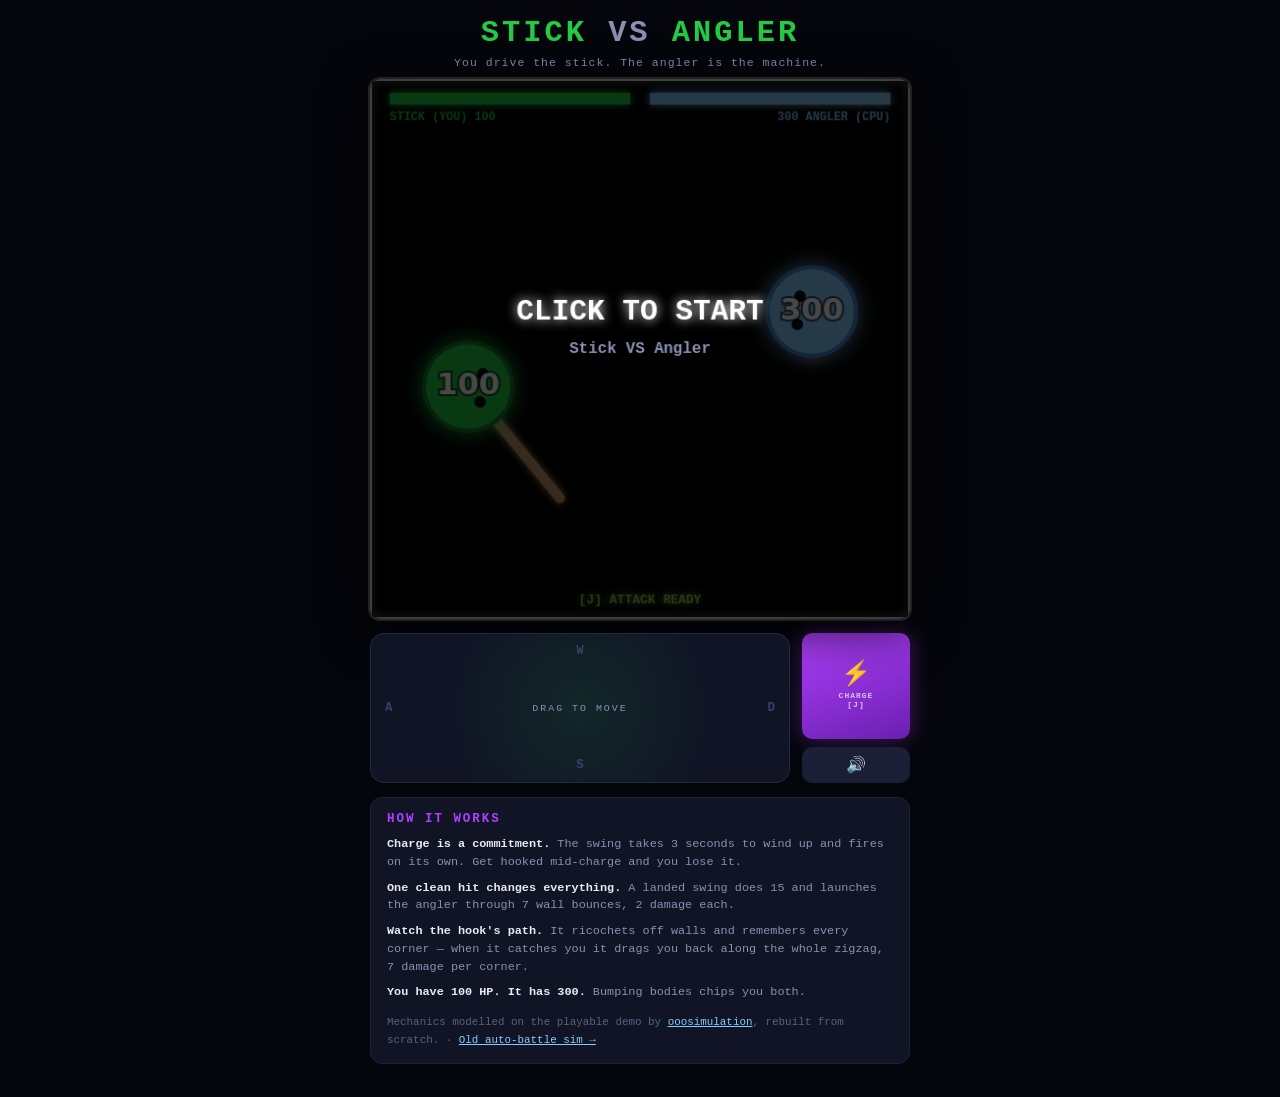
<file: index.html>
<!DOCTYPE html>
<html lang="en">
<head>
  <meta charset="UTF-8">
  <meta name="viewport" content="width=device-width, initial-scale=1.0">
  <title>Stick vs Angler — Playable Battle Sim</title>
  <meta name="description" content="Play the weapon battle sim instead of watching it. Charge your stick, land the swing, send the angler pinballing off the walls — before its hook reels you in.">
  <meta name="theme-color" content="#000000">
  <link rel="icon" href="data:image/svg+xml,<svg xmlns=%22http://www.w3.org/2000/svg%22 viewBox=%220 0 100 100%22><text y=%22.9em%22 font-size=%2290%22>🥍</text></svg>">
  <meta property="og:type" content="website">
  <meta property="og:site_name" content="Stick vs Angler">
  <meta property="og:title" content="Stick vs Angler — Playable Battle Sim">
  <meta property="og:description" content="You control the stick. Charge, swing, and send the angler flying — before its bouncing hook drags you back.">
  <meta property="og:url" content="https://nohseongmin.github.io/vs-arena/">
  <meta property="og:image" content="https://nohseongmin.github.io/vs-arena/og.png">
  <meta property="og:image:width" content="1200">
  <meta property="og:image:height" content="630">
  <meta name="twitter:card" content="summary_large_image">
  <meta name="twitter:title" content="Stick vs Angler — Playable Battle Sim">
  <meta name="twitter:description" content="Play the battle sim instead of watching it.">
  <meta name="twitter:image" content="https://nohseongmin.github.io/vs-arena/og.png">
  <link rel="stylesheet" href="arena.css?v=1">
</head>
<body>
  <header>
    <h1>STICK <span class="vs">VS</span> ANGLER</h1>
    <p class="sub">You drive the stick. The angler is the machine.</p>
  </header>

  <main>
    <div id="stage">
      <canvas id="game" width="550" height="550"></canvas>
      <div id="overlay" class="hidden">
        <h2 id="resultTitle">YOU WIN</h2>
        <p id="resultTime">TIME 0.00s</p>
        <ul id="resultAwards"></ul>
        <button id="btnRestart" class="btn primary">↻ PLAY AGAIN &nbsp;<small>[R]</small></button>
      </div>
    </div>

    <section id="controls">
      <div id="pad" aria-label="Move pad">
        <span class="pad-hint">DRAG TO MOVE</span>
        <span class="pad-key pad-w">W</span>
        <span class="pad-key pad-a">A</span>
        <span class="pad-key pad-s">S</span>
        <span class="pad-key pad-d">D</span>
      </div>
      <div class="side">
        <button id="btnAttack" class="btn attack">⚡<br><small>CHARGE<br>[J]</small></button>
        <button id="btnMute" class="btn small" title="Sound">🔊</button>
      </div>
    </section>

    <section class="howto">
      <h3>HOW IT WORKS</h3>
      <ul>
        <li><b>Charge is a commitment.</b> The swing takes 3 seconds to wind up and fires on its own. Get hooked mid-charge and you lose it.</li>
        <li><b>One clean hit changes everything.</b> A landed swing does 15 and launches the angler through 7 wall bounces, 2 damage each.</li>
        <li><b>Watch the hook's path.</b> It ricochets off walls and remembers every corner — when it catches you it drags you back along the whole zigzag, 7 damage per corner.</li>
        <li><b>You have 100 HP. It has 300.</b> Bumping bodies chips you both.</li>
      </ul>
      <p class="credit">Mechanics modelled on the playable demo by
        <a href="https://www.ooosimulation.fun/" target="_blank" rel="noopener noreferrer">ooosimulation</a>,
        rebuilt from scratch. · <a href="legacy/">Old auto-battle sim →</a></p>
    </section>
  </main>

  <script src="arena.js?v=2"></script>
</body>
</html>
</file>
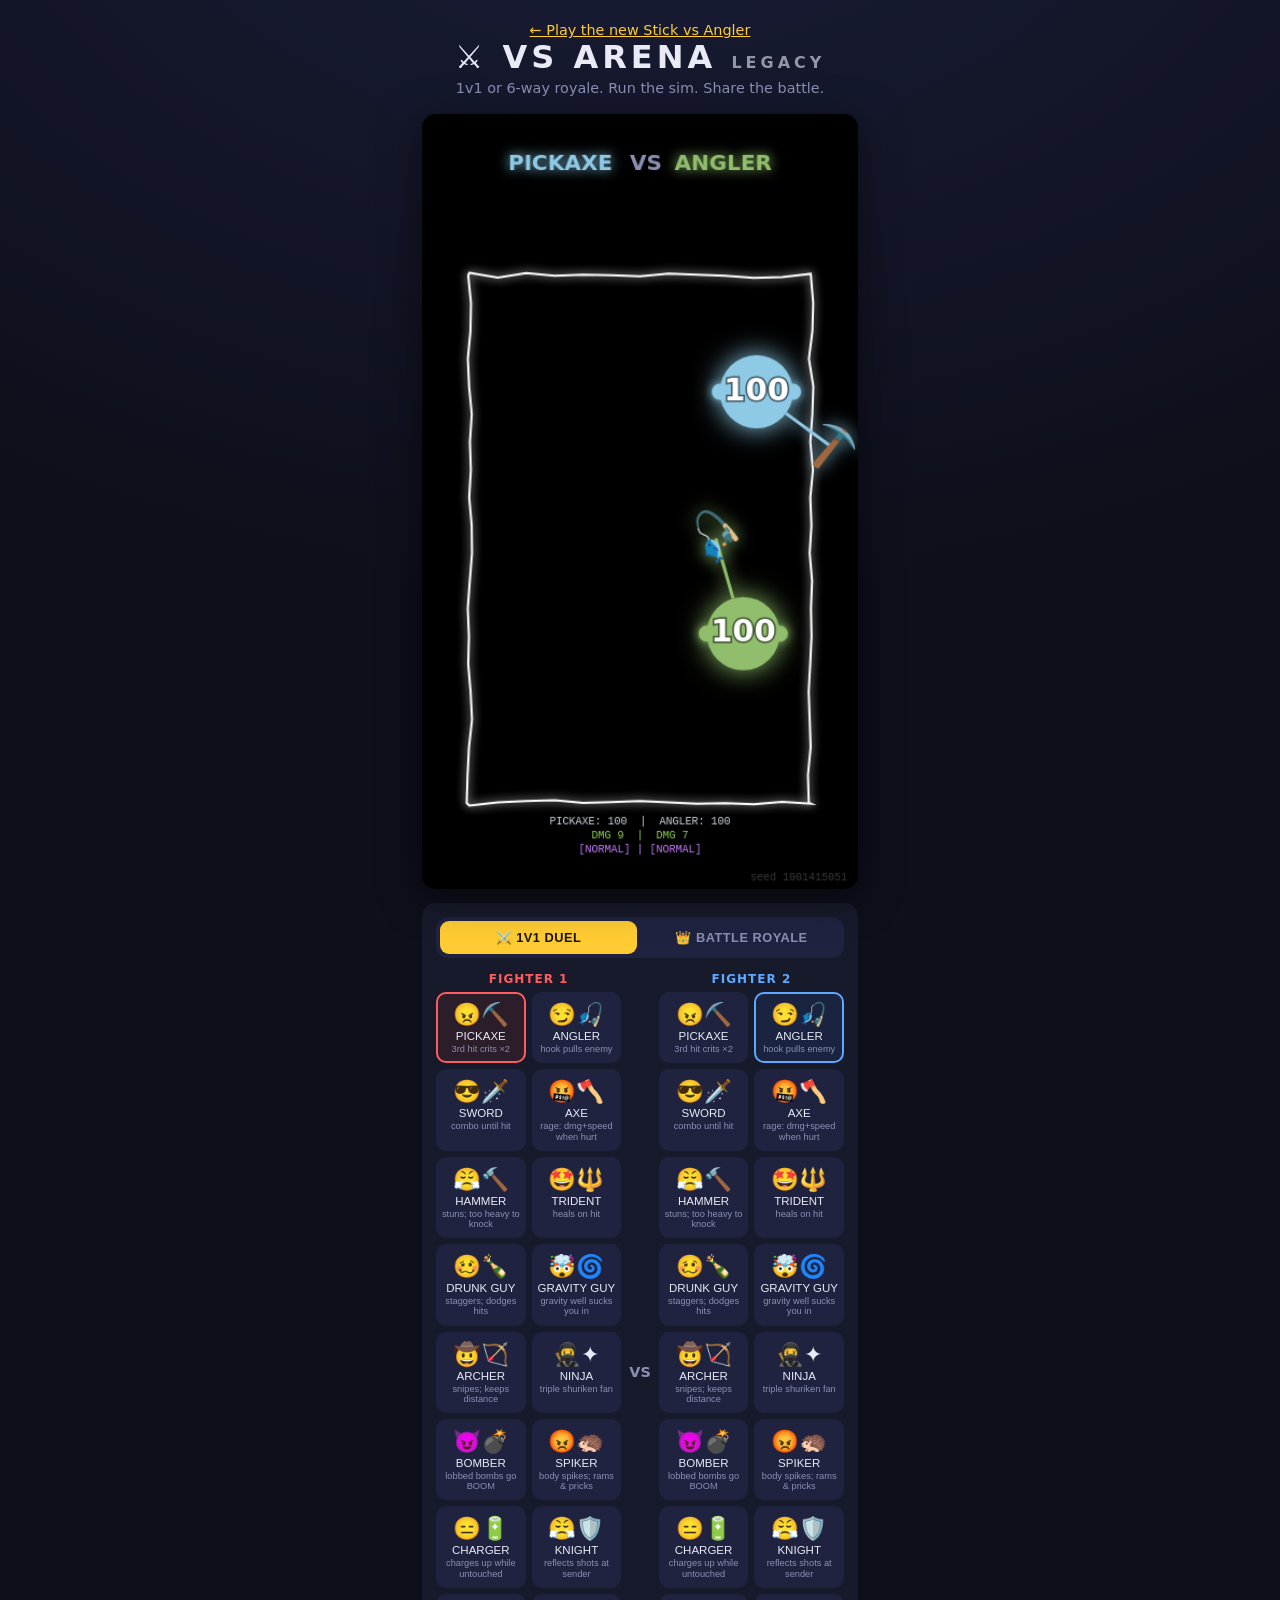
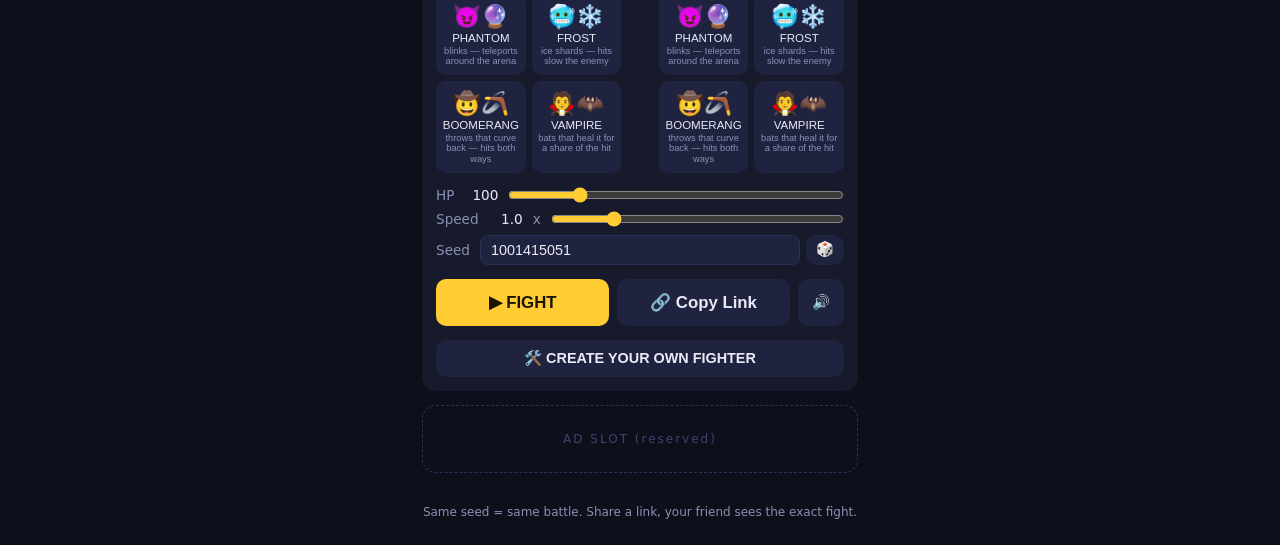
<file: legacy/index.html>
<!DOCTYPE html>
<html lang="en">
<head>
  <meta charset="UTF-8">
  <meta name="viewport" content="width=device-width, initial-scale=1.0">
  <title>VS Arena Legacy — Auto-Battle Simulator</title>
  <meta name="description" content="Run the viral weapon battle simulations yourself. Pick two of 18 fighters (teleport, freeze, boomerang, lifesteal), watch physics decide, share the exact battle with a link.">
  <meta name="theme-color" content="#0d0f1a">
  <link rel="icon" href="data:image/svg+xml,<svg xmlns=%22http://www.w3.org/2000/svg%22 viewBox=%220 0 100 100%22><text y=%22.9em%22 font-size=%2290%22>⚔️</text></svg>">
  <!-- link previews (Reddit / Discord / KakaoTalk / X) -->
  <meta property="og:type" content="website">
  <meta property="og:site_name" content="VS Arena">
  <meta property="og:title" content="VS Arena — Weapon Battle Simulator">
  <meta property="og:description" content="Run the viral weapon battle sims yourself. 18 fighters incl. a teleporting phantom, real physics, and share links that replay the exact same battle.">
  <meta property="og:url" content="https://nohseongmin.github.io/vs-arena/legacy/">
  <meta property="og:image" content="https://nohseongmin.github.io/vs-arena/og.png">
  <meta property="og:image:width" content="1200">
  <meta property="og:image:height" content="630">
  <meta name="twitter:card" content="summary_large_image">
  <meta name="twitter:title" content="VS Arena — Weapon Battle Simulator">
  <meta name="twitter:description" content="Pick two fighters. Physics decides. Share the exact battle with a link.">
  <meta name="twitter:image" content="https://nohseongmin.github.io/vs-arena/og.png">
  <link rel="stylesheet" href="style.css?v=2">
</head>
<body>
  <header>
    <p class="tagline"><a href="../" style="color:#ffcc33">← Play the new Stick vs Angler</a></p>
    <h1>⚔️ VS ARENA <span style="font-size:.5em;opacity:.6">LEGACY</span></h1>
    <p class="tagline">1v1 or 6-way royale. Run the sim. Share the battle.</p>
  </header>

  <main>
    <div id="stage">
      <canvas id="game" width="405" height="720"></canvas>
      <div id="overlay" class="hidden">
        <div class="winner-emoji" id="winnerEmoji"></div>
        <div class="winner-text" id="winnerText"></div>
        <div class="overlay-buttons">
          <button id="btnReplay" class="btn secondary">🔁 Replay</button>
          <button id="btnRematch" class="btn primary">⚔️ Rematch</button>
          <button id="btnShareOverlay" class="btn secondary">🔗 Share</button>
        </div>
      </div>
    </div>

    <section id="controls">
      <div class="mode-tabs">
        <button id="tabDuel" class="mode-tab active">⚔️ 1V1 DUEL</button>
        <button id="tabRoyale" class="mode-tab">👑 BATTLE ROYALE</button>
      </div>

      <div id="duelPickers">
        <div class="picker-row">
          <div class="picker" id="pickerA">
            <div class="picker-label side-a">FIGHTER 1</div>
            <div class="weapon-grid" id="gridA"></div>
          </div>
          <div class="vs-label">VS</div>
          <div class="picker" id="pickerB">
            <div class="picker-label side-b">FIGHTER 2</div>
            <div class="weapon-grid" id="gridB"></div>
          </div>
        </div>
      </div>

      <div id="royalePickers" class="hidden">
        <div class="royale-head">
          <span class="picker-label">TAP TO ADD (2–6) · <span id="royaleCount">4 fighters</span></span>
          <button id="btnRandomRoster" class="btn tiny">🎲 Random</button>
        </div>
        <div class="weapon-grid roster-grid" id="gridRoyale"></div>
      </div>

      <div class="sliders">
        <label>HP <span id="hpVal">100</span>
          <input type="range" id="hp" min="50" max="300" step="10" value="100">
        </label>
        <label>Speed <span id="spdVal">1.0</span>x
          <input type="range" id="spd" min="0.5" max="3" step="0.1" value="1">
        </label>
        <label class="seed-label">Seed
          <span class="seed-wrap">
            <input type="number" id="seed" min="0" max="4294967295">
            <button id="btnDice" class="btn tiny" title="Random seed">🎲</button>
          </span>
        </label>
      </div>

      <div class="action-row">
        <button id="btnFight" class="btn primary big">▶ FIGHT</button>
        <button id="btnShare" class="btn secondary big">🔗 Copy Link</button>
        <button id="btnMute" class="btn secondary" title="Sound on/off">🔊</button>
      </div>
      <button id="btnCreate" class="btn secondary wide">🛠️ CREATE YOUR OWN FIGHTER</button>
    </section>

    <section id="editor" class="hidden">
      <div class="editor-head">
        <strong>🛠️ FIGHTER EDITOR</strong>
        <button id="edClose" class="btn tiny">✕</button>
      </div>

      <div id="edSaved" class="saved-row"></div>

      <div class="ed-preview">
        <span id="edPrevEmoji" class="emoji">🙂⭐</span>
        <span id="edPrevName">CUSTOM</span>
        <span id="edPrevGim" class="gimmick">no special effect</span>
      </div>

      <div class="ed-grid">
        <label>Name<input type="text" id="edName" maxlength="14" placeholder="MY FIGHTER"></label>
        <label>Weapon<input type="text" id="edEmoji" maxlength="4" placeholder="⭐"></label>
        <label>Face<input type="text" id="edFace" maxlength="4" placeholder="🙂"></label>
        <label>Color<input type="color" id="edColor" value="#7ae582"></label>
        <label>Body<select id="edBody"></select></label>
        <label>Attack<select id="edAttack"></select></label>
        <label class="wide-field">Gimmick<select id="edGim"></select></label>
      </div>

      <div class="sliders ed-stats">
        <label>Damage <span id="edDmgVal">8</span>
          <input type="range" id="edDmg" min="3" max="20" step="1" value="8">
        </label>
        <div id="edMeleeStats">
          <label>Spin <span id="edSpinVal">2.6</span>
            <input type="range" id="edSpin" min="1.2" max="4" step="0.1" value="2.6">
          </label>
          <label>Reach <span id="edLenVal">50</span>
            <input type="range" id="edLen" min="30" max="70" step="1" value="50">
          </label>
          <label>Growth <span id="edGrowVal">5</span>
            <input type="range" id="edGrow" min="0" max="10" step="1" value="5">
          </label>
        </div>
        <div id="edRangedStats" class="hidden">
          <label>Fire rate <span id="edRateVal">1.9</span>s
            <input type="range" id="edRate" min="1.2" max="3.2" step="0.1" value="1.9">
          </label>
        </div>
      </div>

      <div class="action-row">
        <button id="edSave" class="btn primary big">💾 Save fighter</button>
        <button id="edDelete" class="btn secondary">🗑️</button>
      </div>
    </section>

    <div class="ad-slot">AD SLOT (reserved)</div>
  </main>

  <footer>
    <p>Same seed = same battle. Share a link, your friend sees the exact fight.</p>
  </footer>

  <div id="toast" class="hidden"></div>
  <script src="game.js?v=16"></script>
</body>
</html>
</file>
<file: arena.css>
:root {
  --bg: #05060c;
  --panel: #101425;
  --panel2: #1a1f36;
  --text: #e8eaf6;
  --muted: #8b90b3;
  --green: #22CC44;
  --blue: #88CCFF;
  --purple: #B040FF;
}

* { box-sizing: border-box; margin: 0; padding: 0; }

body {
  background: var(--bg);
  color: var(--text);
  font-family: ui-monospace, "SFMono-Regular", Menlo, Consolas, monospace;
  min-height: 100vh;
  display: flex;
  flex-direction: column;
  align-items: center;
  -webkit-user-select: none;
  user-select: none;
  -webkit-tap-highlight-color: transparent;
  overscroll-behavior: none;
}

header { text-align: center; padding: 16px 12px 10px; }
h1 { font-size: 1.5rem; letter-spacing: 3px; font-weight: 900; color: var(--green); }
h1 .vs { color: var(--muted); }
h1::after { content: ""; }
.sub { color: var(--muted); font-size: 0.72rem; margin-top: 6px; letter-spacing: 1px; }

main { width: 100%; max-width: 560px; padding: 0 10px 30px; display: flex; flex-direction: column; gap: 14px; }

#stage { position: relative; width: 100%; }
#game {
  width: 100%;
  height: auto;
  display: block;
  background: #000;
  border-radius: 10px;
  box-shadow: 0 0 0 2px #222 , 0 10px 50px rgba(0, 0, 0, .8);
  touch-action: none;
}

#overlay {
  position: absolute;
  inset: 0;
  display: flex;
  flex-direction: column;
  align-items: center;
  justify-content: center;
  gap: 10px;
  background: rgba(0, 0, 0, .82);
  border-radius: 10px;
}
#overlay.hidden { display: none; }
#resultTitle { font-size: 2.2rem; letter-spacing: 4px; font-weight: 900; }
#resultTime { color: var(--muted); font-size: .95rem; }
#resultAwards { list-style: none; display: flex; flex-direction: column; gap: 4px; }
#resultAwards li { color: #ffcc33; font-size: .78rem; }

.btn {
  border: none;
  border-radius: 10px;
  background: var(--panel2);
  color: var(--text);
  font-family: inherit;
  font-weight: 700;
  cursor: pointer;
  padding: 11px 16px;
  transition: filter .1s, transform .05s;
}
.btn:active { transform: translateY(1px); }
.btn:hover { filter: brightness(1.2); }
.btn.primary { background: var(--green); color: #06210c; margin-top: 6px; }
.btn small { font-weight: 700; opacity: .7; font-size: .72em; }

#controls { display: flex; gap: 12px; align-items: stretch; }

/* movement pad — the reference demo is keyboard-only, this keeps it playable on a phone */
#pad {
  position: relative;
  flex: 1;
  min-height: 132px;
  border-radius: 14px;
  background:
    radial-gradient(circle at 50% 50%, rgba(34, 204, 68, .10), transparent 62%),
    var(--panel);
  border: 1px solid #232945;
  touch-action: none;
  display: grid;
  place-items: center;
}
.pad-hint { color: var(--muted); font-size: .62rem; letter-spacing: 2px; }
.pad-key {
  position: absolute;
  color: #39406a;
  font-size: .78rem;
  font-weight: 700;
}
.pad-w { top: 10px; left: 50%; transform: translateX(-50%); }
.pad-s { bottom: 10px; left: 50%; transform: translateX(-50%); }
.pad-a { left: 14px; top: 50%; transform: translateY(-50%); }
.pad-d { right: 14px; top: 50%; transform: translateY(-50%); }

.side { display: flex; flex-direction: column; gap: 8px; width: 108px; }
.btn.attack {
  flex: 1;
  background: linear-gradient(160deg, var(--purple), #6a1fb0);
  color: #fff;
  font-size: 1.5rem;
  line-height: 1.1;
  box-shadow: 0 0 22px rgba(176, 64, 255, .35);
}
.btn.attack small { display: block; font-size: .5rem; letter-spacing: 1px; margin-top: 4px; }
.btn.small { padding: 8px; font-size: 1rem; }

.howto {
  background: var(--panel);
  border: 1px solid #1c2138;
  border-radius: 12px;
  padding: 14px 16px;
}
.howto h3 { font-size: .78rem; letter-spacing: 2px; color: var(--purple); margin-bottom: 10px; }
.howto ul { list-style: none; display: flex; flex-direction: column; gap: 8px; }
.howto li { font-size: .74rem; line-height: 1.5; color: var(--muted); }
.howto li b { color: var(--text); }
.credit { margin-top: 12px; font-size: .68rem; color: #5b6180; line-height: 1.6; }
.credit a { color: var(--blue); }

@media (min-width: 620px) {
  h1 { font-size: 1.9rem; }
  #pad { min-height: 150px; }
}
</file>
<file: legacy/style.css>
:root {
  --bg: #0d0f1a;
  --panel: #171a2b;
  --panel2: #1f2340;
  --text: #e8eaf6;
  --muted: #8b90b3;
  --accent: #ffcc33;
  --red: #ff5d5d;
  --blue: #5da9ff;
  --radius: 14px;
}

* { box-sizing: border-box; margin: 0; padding: 0; }

body {
  background: radial-gradient(1200px 800px at 50% -200px, #1a1e38, var(--bg));
  color: var(--text);
  font-family: system-ui, -apple-system, "Segoe UI", sans-serif;
  min-height: 100vh;
  display: flex;
  flex-direction: column;
  align-items: center;
}

header { text-align: center; padding: 18px 12px 8px; }
h1 { font-size: 2rem; letter-spacing: 4px; }
.tagline { color: var(--muted); font-size: 0.9rem; margin-top: 4px; }

main {
  width: 100%;
  max-width: 460px;
  padding: 10px 12px 24px;
  display: flex;
  flex-direction: column;
  gap: 14px;
}

#stage { position: relative; width: 100%; }
#game {
  width: 100%;
  height: auto;
  display: block;
  border-radius: var(--radius);
  background: #0a0c16;
  box-shadow: 0 8px 40px rgba(0,0,0,.5);
}

#overlay {
  position: absolute;
  inset: 0;
  display: flex;
  flex-direction: column;
  align-items: center;
  justify-content: center;
  gap: 12px;
  background: rgba(10, 12, 22, 0.78);
  border-radius: var(--radius);
  backdrop-filter: blur(3px);
}
#overlay.hidden { display: none; }
.winner-emoji { font-size: 5rem; animation: pop .5s cubic-bezier(.2,1.6,.4,1); }
.winner-text { font-size: 1.6rem; font-weight: 800; letter-spacing: 2px; color: var(--accent); text-align: center; }
.overlay-buttons { display: flex; gap: 8px; margin-top: 6px; }
@keyframes pop { from { transform: scale(0); } to { transform: scale(1); } }

#controls {
  background: var(--panel);
  border-radius: var(--radius);
  padding: 14px;
  display: flex;
  flex-direction: column;
  gap: 14px;
}

.picker-row { display: flex; align-items: stretch; gap: 8px; }
.picker { flex: 1; }
.picker-label { font-size: 0.75rem; font-weight: 700; letter-spacing: 1px; margin-bottom: 6px; text-align: center; }
.side-a { color: var(--red); }
.side-b { color: var(--blue); }
.vs-label { align-self: center; font-weight: 900; color: var(--muted); font-size: 0.9rem; }

.weapon-grid { display: grid; grid-template-columns: repeat(2, 1fr); gap: 6px; }
.weapon-btn {
  background: var(--panel2);
  border: 2px solid transparent;
  border-radius: 10px;
  color: var(--text);
  padding: 7px 2px;
  cursor: pointer;
  font-size: 0.72rem;
  display: flex;
  flex-direction: column;
  align-items: center;
  gap: 2px;
  transition: transform .08s, border-color .08s;
}
.weapon-btn .emoji { font-size: 1.4rem; }
.weapon-btn .gimmick { font-size: 0.58rem; color: var(--muted); line-height: 1.1; }
.weapon-btn:hover { transform: translateY(-2px); }
#gridA .weapon-btn.selected { border-color: var(--red); background: #2b1d2a; }
#gridB .weapon-btn.selected { border-color: var(--blue); background: #1a2440; }

/* mode tabs */
.mode-tabs { display: flex; gap: 6px; background: var(--panel2); padding: 4px; border-radius: 12px; }
.mode-tab {
  flex: 1;
  border: none;
  border-radius: 9px;
  background: transparent;
  color: var(--muted);
  font-weight: 800;
  font-size: 0.8rem;
  letter-spacing: 0.5px;
  padding: 9px 4px;
  cursor: pointer;
  transition: background .12s, color .12s;
}
.mode-tab.active { background: var(--accent); color: #1a1400; }

/* royale roster */
.royale-head { display: flex; align-items: center; justify-content: space-between; margin-bottom: 8px; }
.roster-grid { grid-template-columns: repeat(4, 1fr); }
#gridRoyale .weapon-btn.selected {
  border-color: var(--pick-ring, var(--accent));
  background: #23263f;
  box-shadow: 0 0 0 1px var(--pick-ring, var(--accent)) inset;
}
/* utility class must beat the id-selector display rules on the panels it hides */
.hidden { display: none !important; }

/* fighter editor */
.btn.wide { width: 100%; }
#editor {
  background: var(--panel);
  border: 1px solid #2c3157;
  border-radius: var(--radius);
  padding: 14px;
  display: flex;
  flex-direction: column;
  gap: 12px;
}
#editor.hidden { display: none; }
.editor-head { display: flex; align-items: center; justify-content: space-between; }
.editor-head strong { letter-spacing: 1px; font-size: 0.9rem; }

.saved-row { display: flex; flex-wrap: wrap; gap: 6px; }
.saved-chip {
  background: var(--panel2);
  border: 2px solid transparent;
  border-radius: 999px;
  color: var(--text);
  padding: 5px 12px;
  font-size: 0.75rem;
  font-weight: 700;
  cursor: pointer;
}
.saved-chip.active { border-color: var(--accent); }

.ed-preview {
  display: flex;
  align-items: center;
  gap: 10px;
  background: var(--panel2);
  border-radius: 10px;
  padding: 10px 12px;
}
.ed-preview .emoji { font-size: 1.6rem; }
.ed-preview .gimmick { color: var(--muted); font-size: 0.7rem; margin-left: auto; text-align: right; }

.ed-grid { display: grid; grid-template-columns: 1fr 1fr; gap: 8px; }
.ed-grid label, .ed-stats label {
  display: flex;
  flex-direction: column;
  gap: 4px;
  font-size: 0.7rem;
  color: var(--muted);
  letter-spacing: 0.5px;
}
.ed-grid .wide-field { grid-column: 1 / -1; }
/* grid items default to min-width:auto, so long option labels would widen the
   column past the viewport — pin them so the fields stay inside the page */
.ed-grid label, .ed-grid input, .ed-grid select { min-width: 0; max-width: 100%; }
.ed-grid input, .ed-grid select {
  background: var(--panel2);
  border: 1px solid #2c3157;
  border-radius: 8px;
  color: var(--text);
  padding: 7px 9px;
  font-size: 0.85rem;
  font-family: inherit;
}
.ed-grid input[type="color"] { padding: 2px; height: 34px; }
.ed-stats label { flex-direction: row; align-items: center; gap: 10px; }
.ed-stats > div { display: flex; flex-direction: column; gap: 8px; }

.sliders { display: flex; flex-direction: column; gap: 8px; }
.sliders label { font-size: 0.85rem; color: var(--muted); display: flex; align-items: center; gap: 10px; }
.sliders label span:first-of-type { color: var(--text); min-width: 34px; text-align: right; }
.sliders input[type="range"] { flex: 1; accent-color: var(--accent); }
.seed-wrap { flex: 1; display: flex; gap: 6px; }
#seed {
  flex: 1; min-width: 0;
  background: var(--panel2);
  border: 1px solid #2c3157;
  border-radius: 8px;
  color: var(--text);
  padding: 6px 10px;
  font-size: 0.9rem;
}

.action-row { display: flex; gap: 8px; }
.btn {
  border: none;
  border-radius: 10px;
  cursor: pointer;
  font-weight: 700;
  padding: 10px 14px;
  font-size: 0.9rem;
  color: var(--text);
  background: var(--panel2);
  transition: transform .08s, filter .08s;
}
.btn:hover { transform: translateY(-1px); filter: brightness(1.15); }
.btn.primary { background: var(--accent); color: #1a1400; }
.btn.big { flex: 1; padding: 13px; font-size: 1.05rem; }
.btn.tiny { padding: 6px 10px; }

.ad-slot {
  border: 1px dashed #2c3157;
  border-radius: var(--radius);
  color: #3d4370;
  text-align: center;
  padding: 26px 0;
  font-size: 0.75rem;
  letter-spacing: 2px;
}

footer { color: var(--muted); font-size: 0.75rem; padding: 8px 12px 26px; text-align: center; }

#toast {
  position: fixed;
  bottom: 28px;
  left: 50%;
  transform: translateX(-50%);
  background: var(--accent);
  color: #1a1400;
  font-weight: 700;
  padding: 10px 20px;
  border-radius: 999px;
  box-shadow: 0 6px 24px rgba(0,0,0,.4);
  transition: opacity .3s;
}
#toast.hidden { opacity: 0; pointer-events: none; }
</file>
